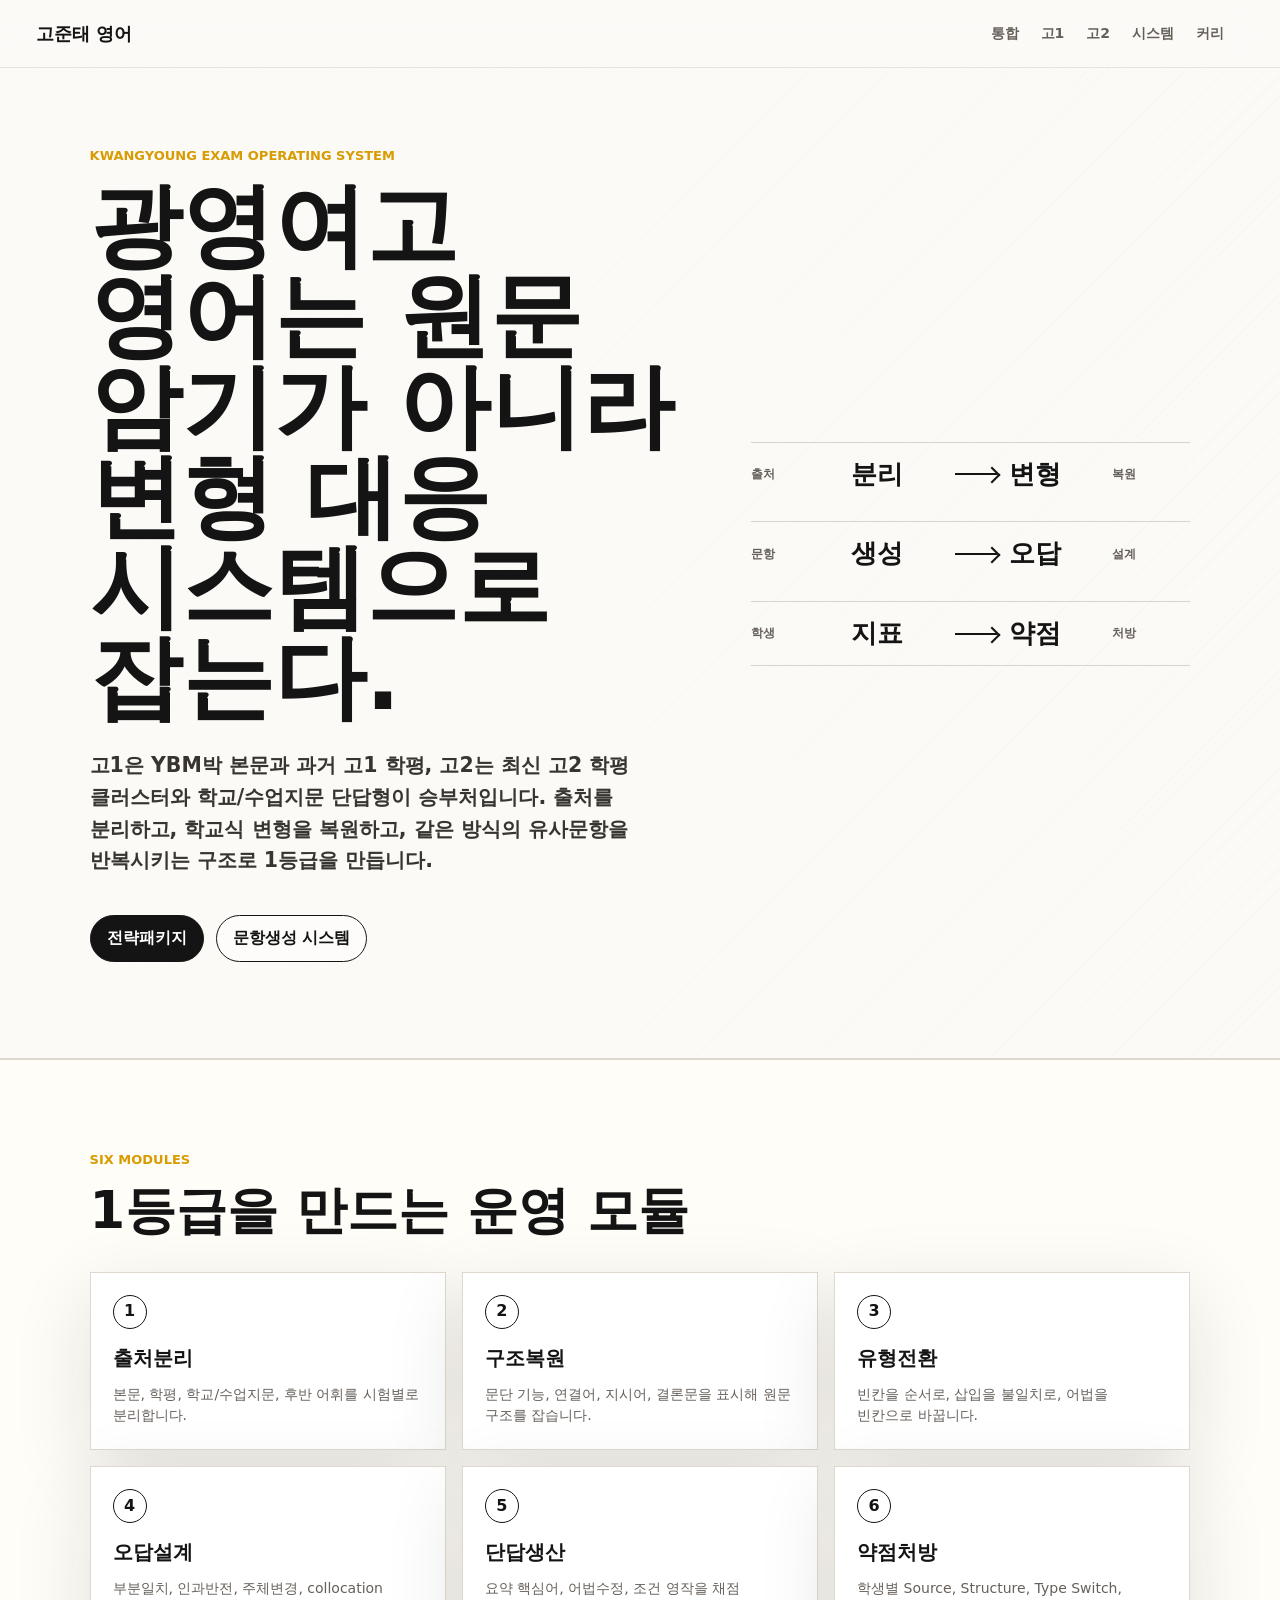
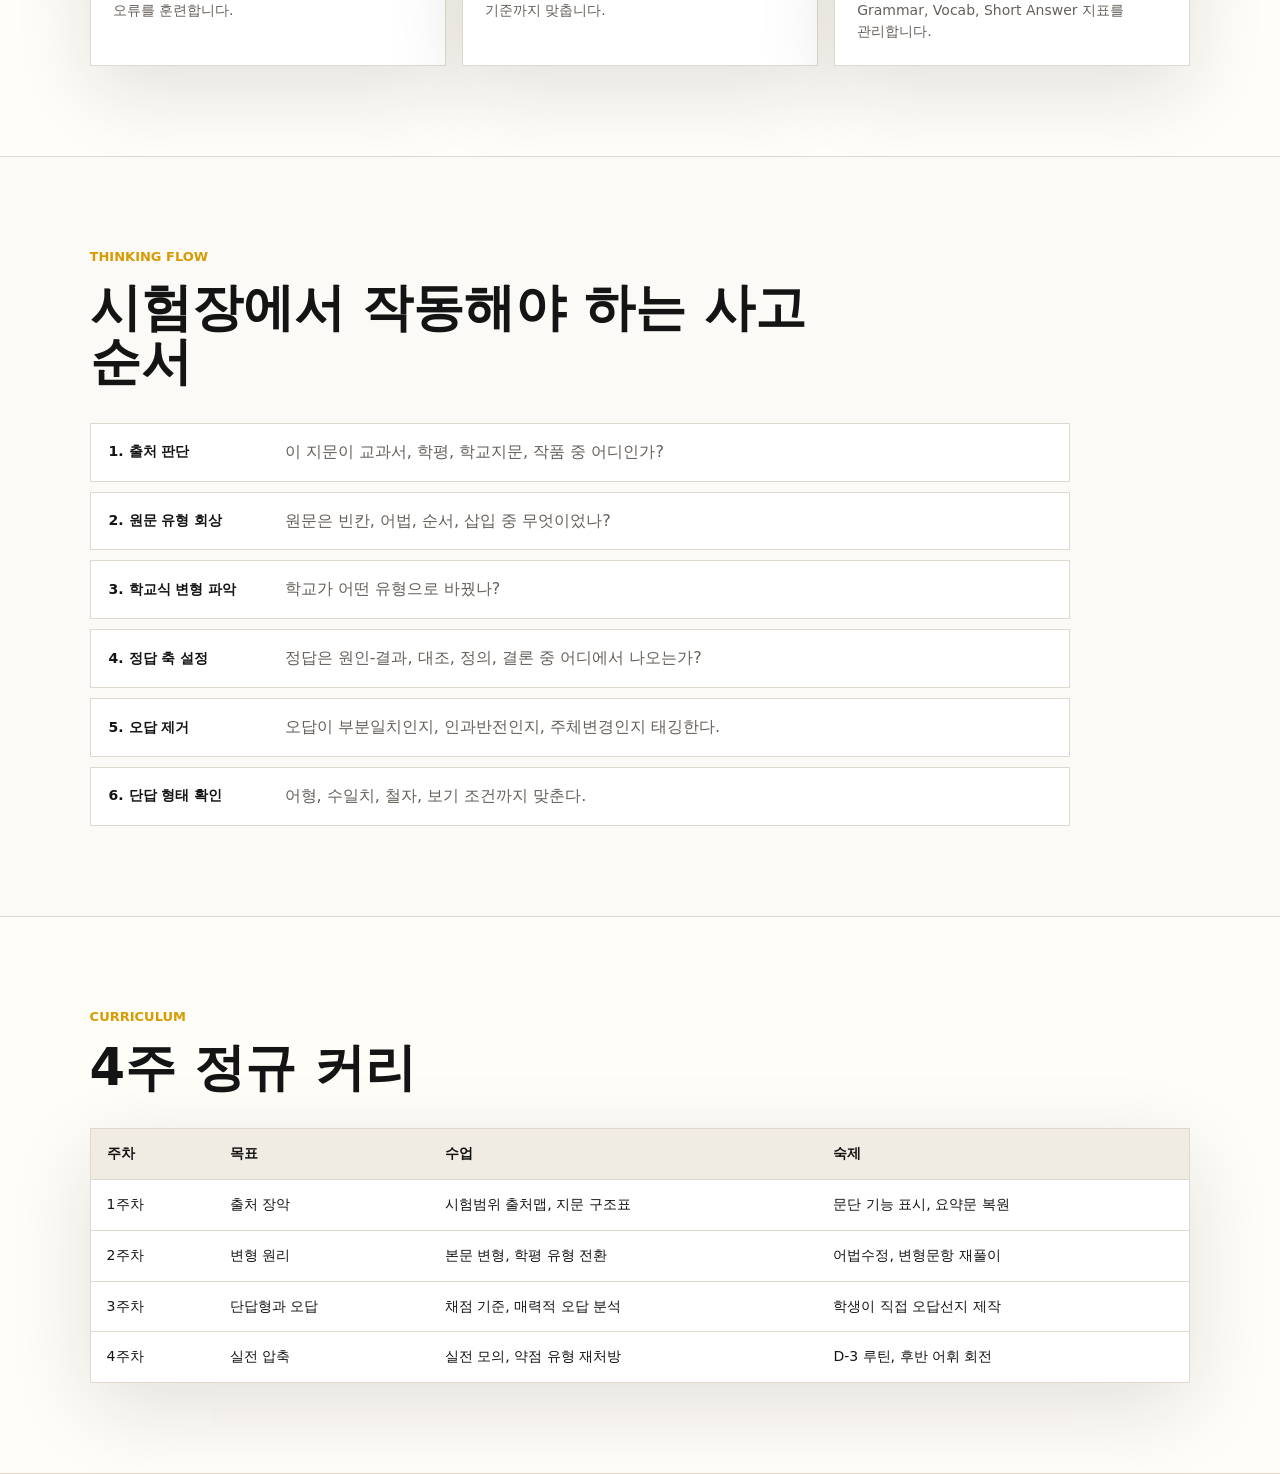
<file: site/elite.html>
<!doctype html>
<html lang="ko">
  <head>
    <meta charset="utf-8" />
    <meta name="viewport" content="width=device-width, initial-scale=1" />
    <title>광영여고 영어 1등급 전략 시스템</title>
    <link rel="stylesheet" href="./styles.css" />
    <style>
      .system-grid {
        display: grid;
        grid-template-columns: repeat(3, minmax(0, 1fr));
        gap: 16px;
      }

      .system-card {
        border: 1px solid var(--line);
        background: var(--panel);
        padding: 22px;
        box-shadow: var(--shadow);
      }

      .system-card span {
        display: inline-flex;
        align-items: center;
        justify-content: center;
        width: 34px;
        height: 34px;
        margin-bottom: 14px;
        border: 1px solid var(--ink);
        border-radius: 50%;
        font-weight: 900;
      }

      .system-card h3 {
        margin: 0 0 10px;
        font-size: 20px;
      }

      .system-card p {
        margin: 0;
        color: var(--muted);
        font-size: 14px;
      }

      .flow {
        display: grid;
        gap: 10px;
        max-width: 980px;
      }

      .flow div {
        display: grid;
        grid-template-columns: 160px 1fr;
        gap: 16px;
        align-items: center;
        border: 1px solid var(--line);
        background: var(--panel);
        padding: 16px 18px;
      }

      .flow strong {
        font-size: 14px;
      }

      .flow span {
        color: var(--muted);
      }

      .mini-table {
        width: 100%;
        border-collapse: collapse;
        border: 1px solid var(--line);
        background: var(--panel);
        box-shadow: var(--shadow);
      }

      .mini-table th,
      .mini-table td {
        padding: 14px 16px;
        border-bottom: 1px solid var(--line);
        text-align: left;
        vertical-align: top;
        font-size: 14px;
      }

      .mini-table th {
        background: #f0ece3;
        font-weight: 900;
      }

      .mini-table tr:last-child td {
        border-bottom: 0;
      }

      @media (max-width: 900px) {
        .system-grid {
          grid-template-columns: 1fr;
        }

        .flow div {
          grid-template-columns: 1fr;
        }

        .mini-table {
          display: block;
          overflow-x: auto;
        }
      }
    </style>
  </head>
  <body>
    <header class="topbar" aria-label="페이지 탐색">
      <a class="brand" href="./integrated.html">고준태 영어</a>
      <nav class="nav">
        <a href="./integrated.html">통합</a>
        <a href="./index.html">고1</a>
        <a href="./g2.html">고2</a>
        <a href="#system">시스템</a>
        <a href="#curriculum">커리</a>
      </nav>
    </header>

    <main>
      <section class="hero">
        <div class="hero-copy">
          <p class="eyebrow">Kwangyoung Exam Operating System</p>
          <h1>광영여고 영어는 원문 암기가 아니라 변형 대응 시스템으로 잡는다.</h1>
          <p class="lead">
            고1은 YBM박 본문과 과거 고1 학평, 고2는 최신 고2 학평 클러스터와 학교/수업지문 단답형이 승부처입니다.
            출처를 분리하고, 학교식 변형을 복원하고, 같은 방식의 유사문항을 반복시키는 구조로 1등급을 만듭니다.
          </p>
          <div class="hero-actions">
            <a class="primary" href="../광영여고_1타강사_전략패키지.md">전략패키지</a>
            <a class="secondary" href="../광영여고_변형문항_생성시스템_설계서.md">문항생성 시스템</a>
          </div>
        </div>
        <div class="hero-proof" aria-label="광영여고 영어 전략 흐름">
          <div class="proof-line">
            <span>출처</span>
            <strong>분리</strong>
            <i></i>
            <strong>변형</strong>
            <span>복원</span>
          </div>
          <div class="proof-line">
            <span>문항</span>
            <strong>생성</strong>
            <i></i>
            <strong>오답</strong>
            <span>설계</span>
          </div>
          <div class="proof-line">
            <span>학생</span>
            <strong>지표</strong>
            <i></i>
            <strong>약점</strong>
            <span>처방</span>
          </div>
        </div>
      </section>

      <section id="system" class="dashboard">
        <div class="section-head">
          <p class="eyebrow">Six Modules</p>
          <h2>1등급을 만드는 운영 모듈</h2>
        </div>
        <div class="system-grid">
          <article class="system-card">
            <span>1</span>
            <h3>출처분리</h3>
            <p>본문, 학평, 학교/수업지문, 후반 어휘를 시험별로 분리합니다.</p>
          </article>
          <article class="system-card">
            <span>2</span>
            <h3>구조복원</h3>
            <p>문단 기능, 연결어, 지시어, 결론문을 표시해 원문 구조를 잡습니다.</p>
          </article>
          <article class="system-card">
            <span>3</span>
            <h3>유형전환</h3>
            <p>빈칸을 순서로, 삽입을 불일치로, 어법을 빈칸으로 바꿉니다.</p>
          </article>
          <article class="system-card">
            <span>4</span>
            <h3>오답설계</h3>
            <p>부분일치, 인과반전, 주체변경, collocation 오류를 훈련합니다.</p>
          </article>
          <article class="system-card">
            <span>5</span>
            <h3>단답생산</h3>
            <p>요약 핵심어, 어법수정, 조건 영작을 채점 기준까지 맞춥니다.</p>
          </article>
          <article class="system-card">
            <span>6</span>
            <h3>약점처방</h3>
            <p>학생별 Source, Structure, Type Switch, Grammar, Vocab, Short Answer 지표를 관리합니다.</p>
          </article>
        </div>
      </section>

      <section class="band">
        <div class="section-head">
          <p class="eyebrow">Thinking Flow</p>
          <h2>시험장에서 작동해야 하는 사고 순서</h2>
        </div>
        <div class="flow">
          <div><strong>1. 출처 판단</strong><span>이 지문이 교과서, 학평, 학교지문, 작품 중 어디인가?</span></div>
          <div><strong>2. 원문 유형 회상</strong><span>원문은 빈칸, 어법, 순서, 삽입 중 무엇이었나?</span></div>
          <div><strong>3. 학교식 변형 파악</strong><span>학교가 어떤 유형으로 바꿨나?</span></div>
          <div><strong>4. 정답 축 설정</strong><span>정답은 원인-결과, 대조, 정의, 결론 중 어디에서 나오는가?</span></div>
          <div><strong>5. 오답 제거</strong><span>오답이 부분일치인지, 인과반전인지, 주체변경인지 태깅한다.</span></div>
          <div><strong>6. 단답 형태 확인</strong><span>어형, 수일치, 철자, 보기 조건까지 맞춘다.</span></div>
        </div>
      </section>

      <section id="curriculum" class="dashboard">
        <div class="section-head">
          <p class="eyebrow">Curriculum</p>
          <h2>4주 정규 커리</h2>
        </div>
        <table class="mini-table" aria-label="4주 커리">
          <thead>
            <tr>
              <th>주차</th>
              <th>목표</th>
              <th>수업</th>
              <th>숙제</th>
            </tr>
          </thead>
          <tbody>
            <tr>
              <td>1주차</td>
              <td>출처 장악</td>
              <td>시험범위 출처맵, 지문 구조표</td>
              <td>문단 기능 표시, 요약문 복원</td>
            </tr>
            <tr>
              <td>2주차</td>
              <td>변형 원리</td>
              <td>본문 변형, 학평 유형 전환</td>
              <td>어법수정, 변형문항 재풀이</td>
            </tr>
            <tr>
              <td>3주차</td>
              <td>단답형과 오답</td>
              <td>채점 기준, 매력적 오답 분석</td>
              <td>학생이 직접 오답선지 제작</td>
            </tr>
            <tr>
              <td>4주차</td>
              <td>실전 압축</td>
              <td>실전 모의, 약점 유형 재처방</td>
              <td>D-3 루틴, 후반 어휘 회전</td>
            </tr>
          </tbody>
        </table>
      </section>
    </main>
  </body>
</html>
</file>
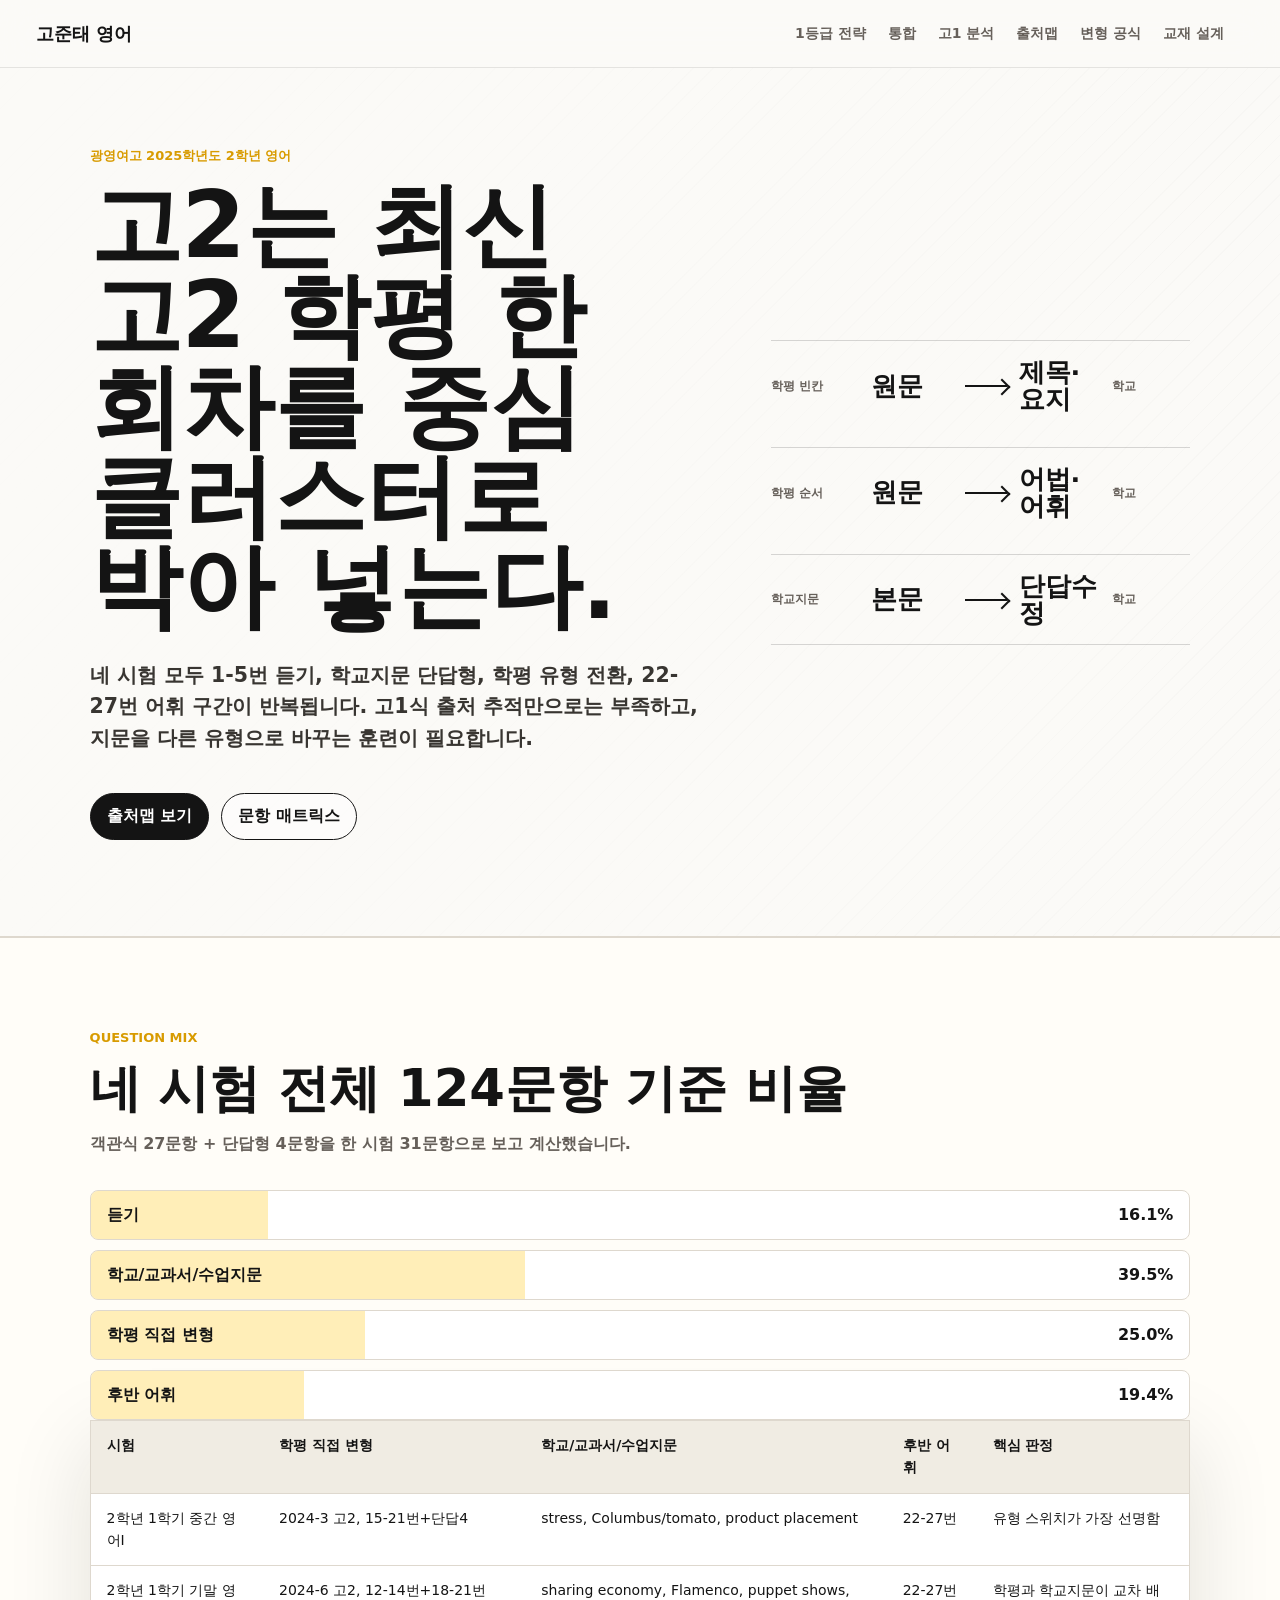
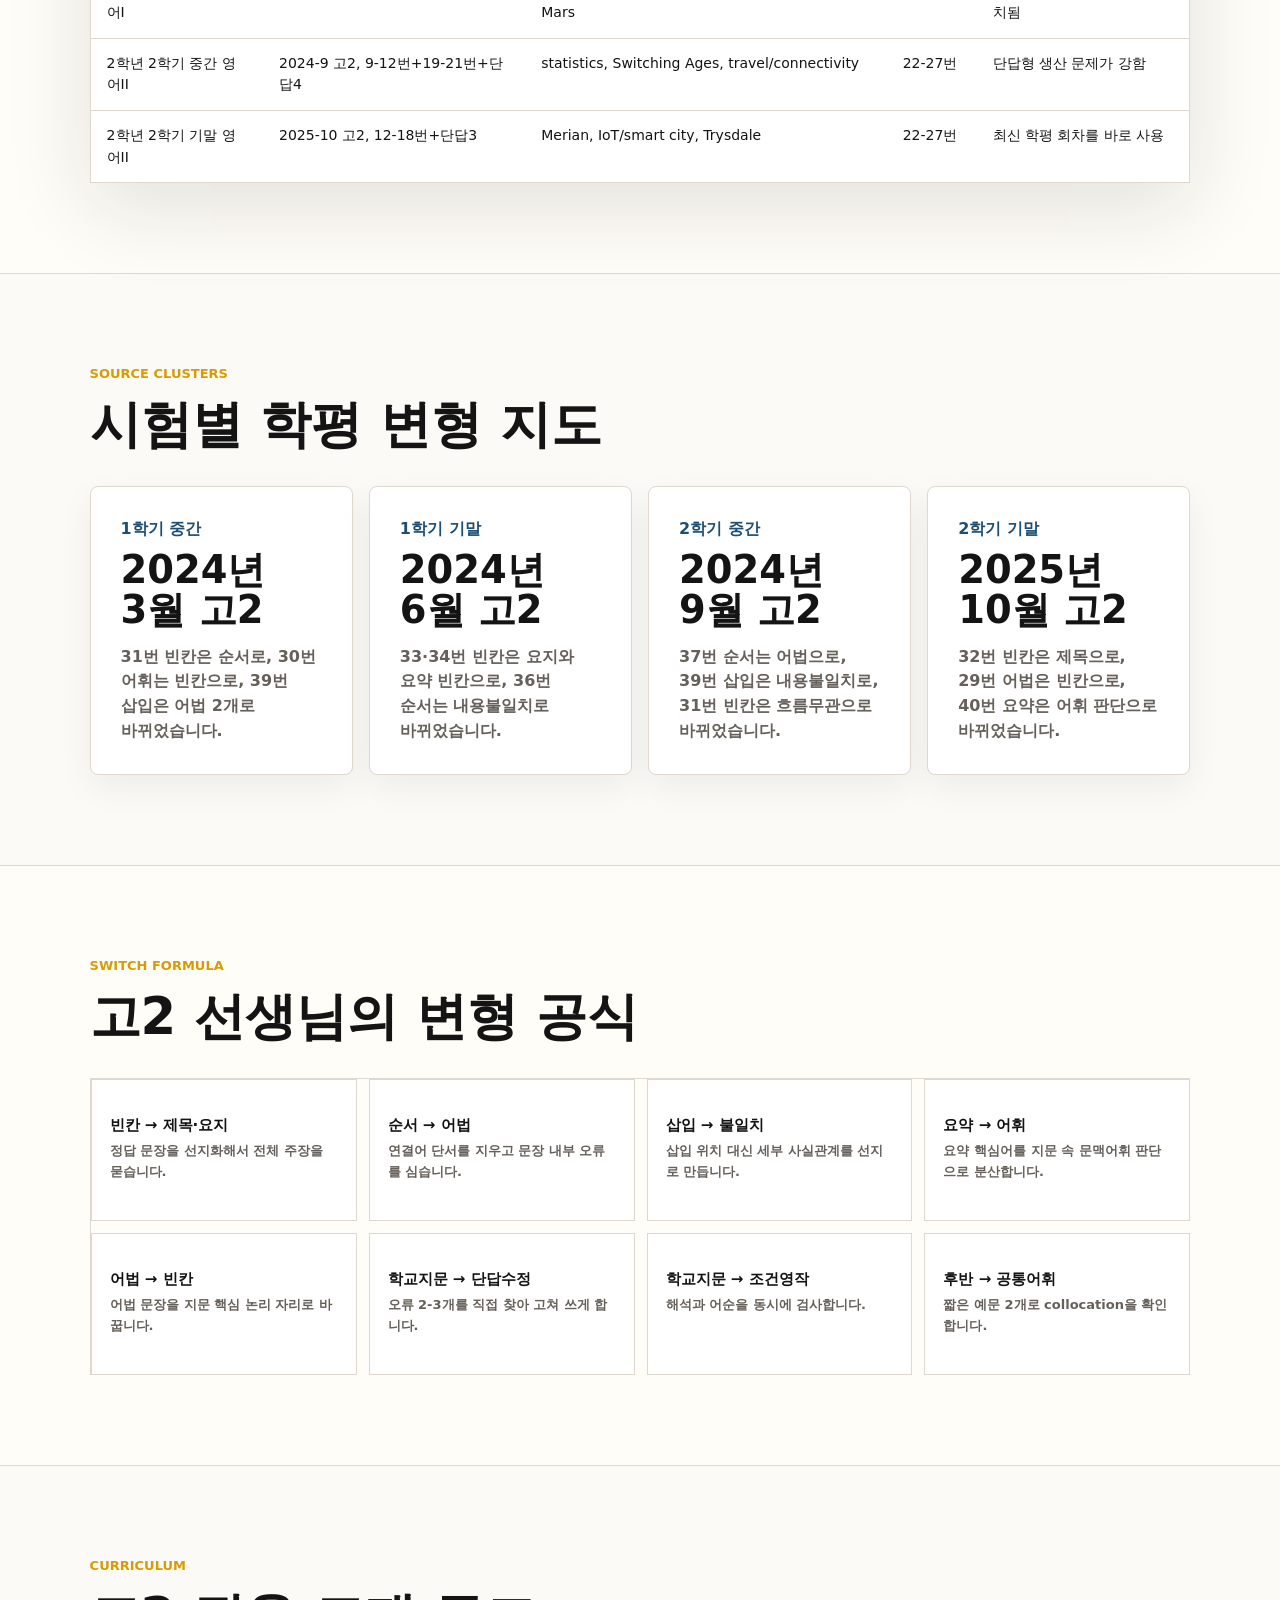
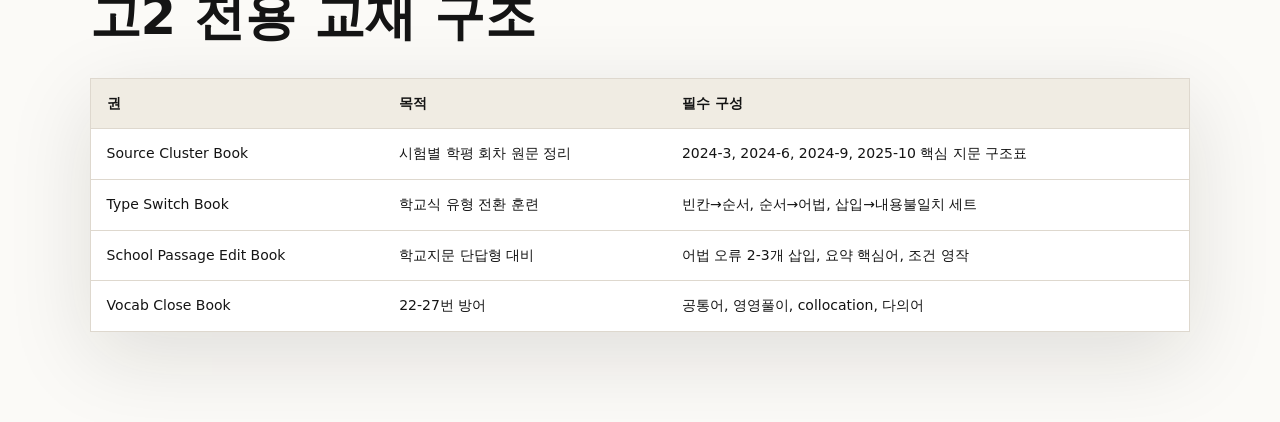
<file: site/g2.html>
<!doctype html>
<html lang="ko">
  <head>
    <meta charset="utf-8" />
    <meta name="viewport" content="width=device-width, initial-scale=1" />
    <title>광영여고 2025 고2 영어 변형 분석</title>
    <link rel="stylesheet" href="./styles.css" />
    <style>
      .g2-hero {
        min-height: auto;
        grid-template-columns: minmax(0, 1fr) minmax(320px, 0.68fr);
      }

      .mini-table {
        width: 100%;
        border-collapse: collapse;
        overflow: hidden;
        border: 1px solid var(--line);
        background: var(--panel);
        box-shadow: var(--shadow);
      }

      .mini-table th,
      .mini-table td {
        padding: 14px 16px;
        border-bottom: 1px solid var(--line);
        text-align: left;
        vertical-align: top;
        font-size: 14px;
      }

      .mini-table th {
        background: #f0ece3;
        font-weight: 900;
      }

      .mini-table tr:last-child td {
        border-bottom: 0;
      }

      .cluster-list {
        display: grid;
        grid-template-columns: repeat(4, minmax(0, 1fr));
        gap: 16px;
      }

      .cluster-list article {
        min-height: 190px;
      }

      .formula-grid {
        display: grid;
        grid-template-columns: repeat(4, minmax(0, 1fr));
        gap: 12px;
      }

      .formula-grid div {
        padding: 18px;
        border: 1px solid var(--line);
        background: var(--panel);
      }

      .formula-grid strong {
        display: block;
        margin-bottom: 8px;
        font-size: 15px;
      }

      .formula-grid span {
        display: block;
        color: var(--muted);
        font-size: 13px;
      }

      @media (max-width: 980px) {
        .cluster-list,
        .formula-grid {
          grid-template-columns: 1fr 1fr;
        }
      }

      @media (max-width: 640px) {
        .cluster-list,
        .formula-grid {
          grid-template-columns: 1fr;
        }

        .mini-table {
          display: block;
          overflow-x: auto;
        }
      }
    </style>
  </head>
  <body>
    <header class="topbar" aria-label="페이지 탐색">
      <a class="brand" href="./index.html">고준태 영어</a>
      <nav class="nav">
        <a href="./elite.html">1등급 전략</a>
        <a href="./integrated.html">통합</a>
        <a href="./index.html">고1 분석</a>
        <a href="#clusters">출처맵</a>
        <a href="#switch">변형 공식</a>
        <a href="#curriculum">교재 설계</a>
      </nav>
    </header>

    <main>
      <section class="hero g2-hero">
        <div class="hero-copy">
          <p class="eyebrow">광영여고 2025학년도 2학년 영어</p>
          <h1>고2는 최신 고2 학평 한 회차를 중심 클러스터로 박아 넣는다.</h1>
          <p class="lead">
            네 시험 모두 1-5번 듣기, 학교지문 단답형, 학평 유형 전환, 22-27번 어휘 구간이 반복됩니다.
            고1식 출처 추적만으로는 부족하고, 지문을 다른 유형으로 바꾸는 훈련이 필요합니다.
          </p>
          <div class="hero-actions">
            <a class="primary" href="#clusters">출처맵 보기</a>
            <a class="secondary" href="../광영여고_2025_2학년_문항매트릭스_1차.csv">문항 매트릭스</a>
          </div>
        </div>
        <div class="hero-proof" aria-label="고2 출제 흐름">
          <div class="proof-line">
            <span>학평 빈칸</span>
            <strong>원문</strong>
            <i></i>
            <strong>제목·요지</strong>
            <span>학교</span>
          </div>
          <div class="proof-line">
            <span>학평 순서</span>
            <strong>원문</strong>
            <i></i>
            <strong>어법·어휘</strong>
            <span>학교</span>
          </div>
          <div class="proof-line">
            <span>학교지문</span>
            <strong>본문</strong>
            <i></i>
            <strong>단답수정</strong>
            <span>학교</span>
          </div>
        </div>
      </section>

      <section class="dashboard" aria-label="고2 출제 비율">
        <div class="section-head">
          <p class="eyebrow">Question Mix</p>
          <h2>네 시험 전체 124문항 기준 비율</h2>
          <p class="note">객관식 27문항 + 단답형 4문항을 한 시험 31문항으로 보고 계산했습니다.</p>
        </div>
        <div class="type-strip" aria-label="고2 문항수 기준 비율">
          <div style="--w:16.1%"><span>듣기</span><strong>16.1%</strong></div>
          <div style="--w:39.5%"><span>학교/교과서/수업지문</span><strong>39.5%</strong></div>
          <div style="--w:25%"><span>학평 직접 변형</span><strong>25.0%</strong></div>
          <div style="--w:19.4%"><span>후반 어휘</span><strong>19.4%</strong></div>
        </div>

        <table class="mini-table" aria-label="시험별 문항수 비율">
          <thead>
            <tr>
              <th>시험</th>
              <th>학평 직접 변형</th>
              <th>학교/교과서/수업지문</th>
              <th>후반 어휘</th>
              <th>핵심 판정</th>
            </tr>
          </thead>
          <tbody>
            <tr>
              <td>2학년 1학기 중간 영어I</td>
              <td>2024-3 고2, 15-21번+단답4</td>
              <td>stress, Columbus/tomato, product placement</td>
              <td>22-27번</td>
              <td>유형 스위치가 가장 선명함</td>
            </tr>
            <tr>
              <td>2학년 1학기 기말 영어I</td>
              <td>2024-6 고2, 12-14번+18-21번</td>
              <td>sharing economy, Flamenco, puppet shows, Mars</td>
              <td>22-27번</td>
              <td>학평과 학교지문이 교차 배치됨</td>
            </tr>
            <tr>
              <td>2학년 2학기 중간 영어II</td>
              <td>2024-9 고2, 9-12번+19-21번+단답4</td>
              <td>statistics, Switching Ages, travel/connectivity</td>
              <td>22-27번</td>
              <td>단답형 생산 문제가 강함</td>
            </tr>
            <tr>
              <td>2학년 2학기 기말 영어II</td>
              <td>2025-10 고2, 12-18번+단답3</td>
              <td>Merian, IoT/smart city, Trysdale</td>
              <td>22-27번</td>
              <td>최신 학평 회차를 바로 사용</td>
            </tr>
          </tbody>
        </table>
      </section>

      <section id="clusters" class="band">
        <div class="section-head">
          <p class="eyebrow">Source Clusters</p>
          <h2>시험별 학평 변형 지도</h2>
        </div>
        <div class="source-grid cluster-list">
          <article>
            <span>1학기 중간</span>
            <h3>2024년 3월 고2</h3>
            <p>31번 빈칸은 순서로, 30번 어휘는 빈칸으로, 39번 삽입은 어법 2개로 바뀌었습니다.</p>
          </article>
          <article>
            <span>1학기 기말</span>
            <h3>2024년 6월 고2</h3>
            <p>33·34번 빈칸은 요지와 요약 빈칸으로, 36번 순서는 내용불일치로 바뀌었습니다.</p>
          </article>
          <article>
            <span>2학기 중간</span>
            <h3>2024년 9월 고2</h3>
            <p>37번 순서는 어법으로, 39번 삽입은 내용불일치로, 31번 빈칸은 흐름무관으로 바뀌었습니다.</p>
          </article>
          <article>
            <span>2학기 기말</span>
            <h3>2025년 10월 고2</h3>
            <p>32번 빈칸은 제목으로, 29번 어법은 빈칸으로, 40번 요약은 어휘 판단으로 바뀌었습니다.</p>
          </article>
        </div>
      </section>

      <section id="switch" class="dashboard">
        <div class="section-head">
          <p class="eyebrow">Switch Formula</p>
          <h2>고2 선생님의 변형 공식</h2>
        </div>
        <div class="formula-grid">
          <div><strong>빈칸 → 제목·요지</strong><span>정답 문장을 선지화해서 전체 주장을 묻습니다.</span></div>
          <div><strong>순서 → 어법</strong><span>연결어 단서를 지우고 문장 내부 오류를 심습니다.</span></div>
          <div><strong>삽입 → 불일치</strong><span>삽입 위치 대신 세부 사실관계를 선지로 만듭니다.</span></div>
          <div><strong>요약 → 어휘</strong><span>요약 핵심어를 지문 속 문맥어휘 판단으로 분산합니다.</span></div>
          <div><strong>어법 → 빈칸</strong><span>어법 문장을 지문 핵심 논리 자리로 바꿉니다.</span></div>
          <div><strong>학교지문 → 단답수정</strong><span>오류 2-3개를 직접 찾아 고쳐 쓰게 합니다.</span></div>
          <div><strong>학교지문 → 조건영작</strong><span>해석과 어순을 동시에 검사합니다.</span></div>
          <div><strong>후반 → 공통어휘</strong><span>짧은 예문 2개로 collocation을 확인합니다.</span></div>
        </div>
      </section>

      <section id="curriculum" class="band">
        <div class="section-head">
          <p class="eyebrow">Curriculum</p>
          <h2>고2 전용 교재 구조</h2>
        </div>
        <table class="mini-table" aria-label="고2 교재 구조">
          <thead>
            <tr>
              <th>권</th>
              <th>목적</th>
              <th>필수 구성</th>
            </tr>
          </thead>
          <tbody>
            <tr>
              <td>Source Cluster Book</td>
              <td>시험별 학평 회차 원문 정리</td>
              <td>2024-3, 2024-6, 2024-9, 2025-10 핵심 지문 구조표</td>
            </tr>
            <tr>
              <td>Type Switch Book</td>
              <td>학교식 유형 전환 훈련</td>
              <td>빈칸→순서, 순서→어법, 삽입→내용불일치 세트</td>
            </tr>
            <tr>
              <td>School Passage Edit Book</td>
              <td>학교지문 단답형 대비</td>
              <td>어법 오류 2-3개 삽입, 요약 핵심어, 조건 영작</td>
            </tr>
            <tr>
              <td>Vocab Close Book</td>
              <td>22-27번 방어</td>
              <td>공통어, 영영풀이, collocation, 다의어</td>
            </tr>
          </tbody>
        </table>
      </section>
    </main>
  </body>
</html>
</file>
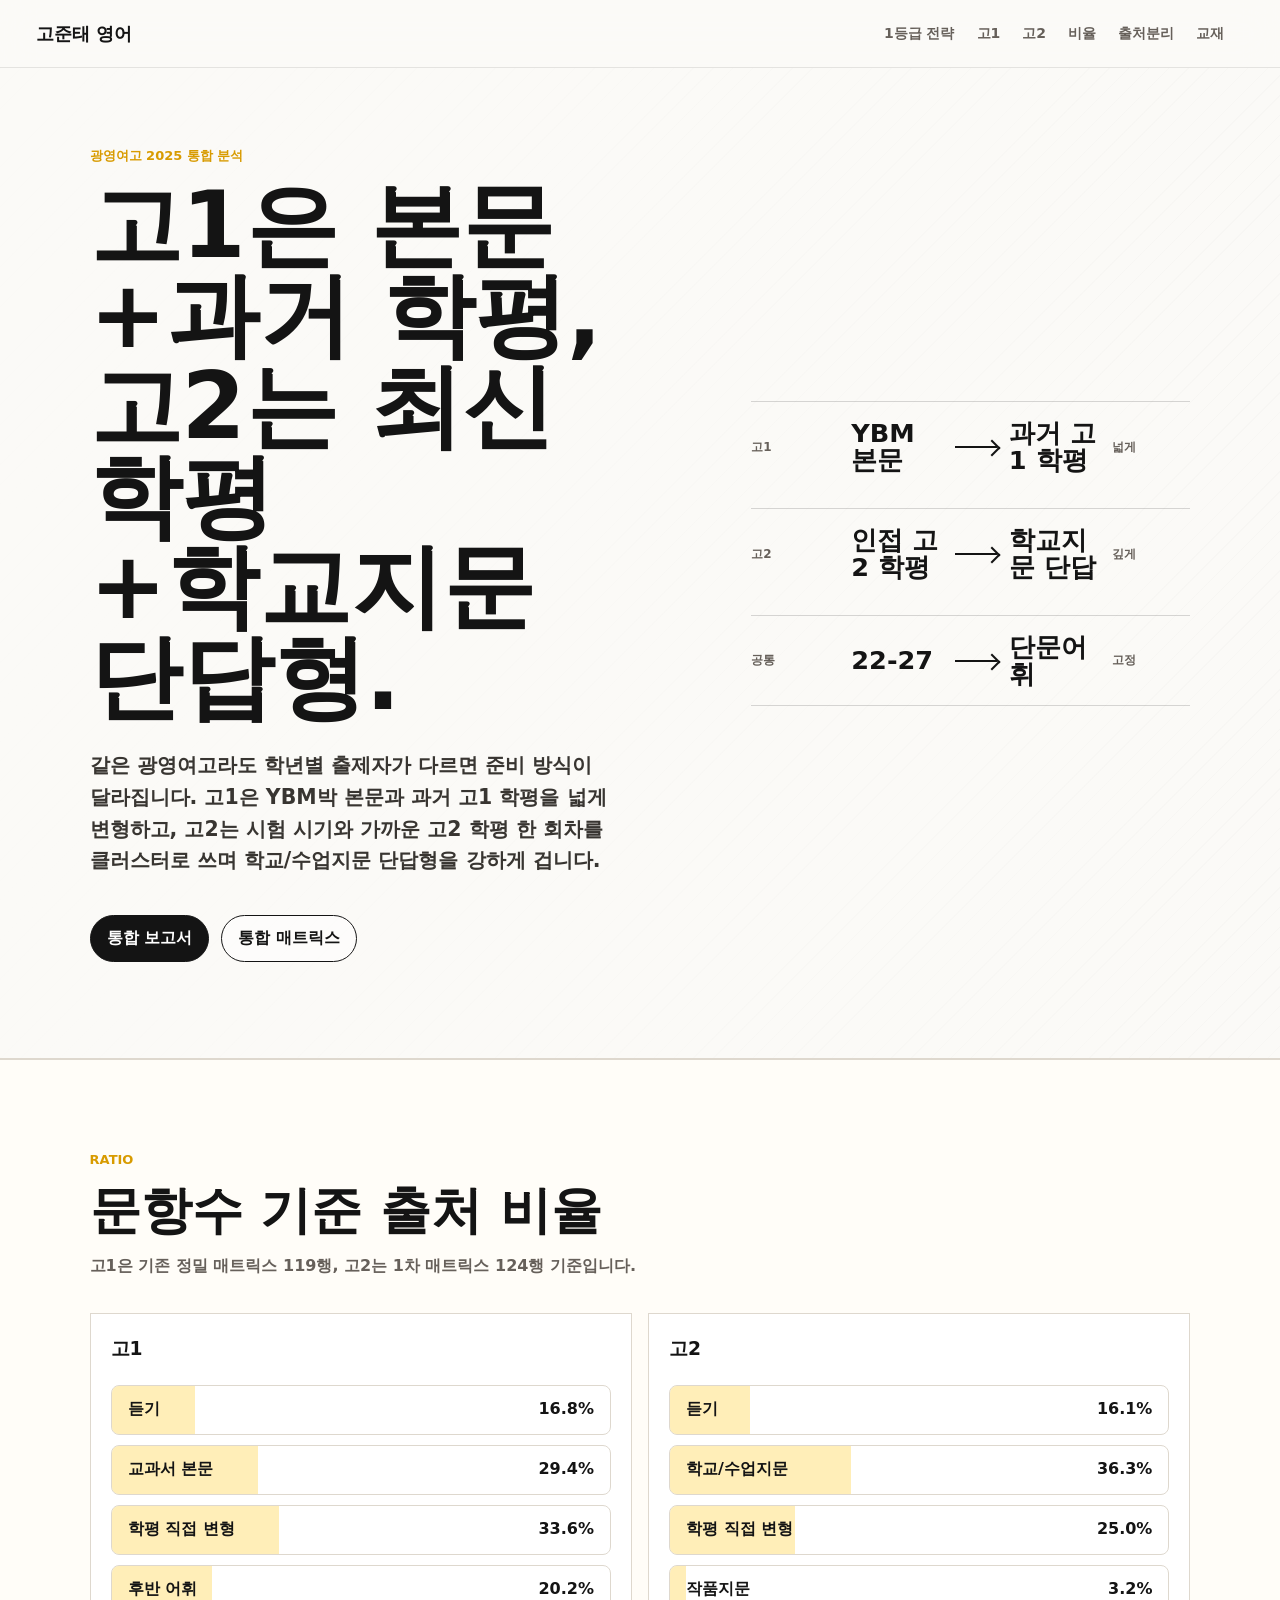
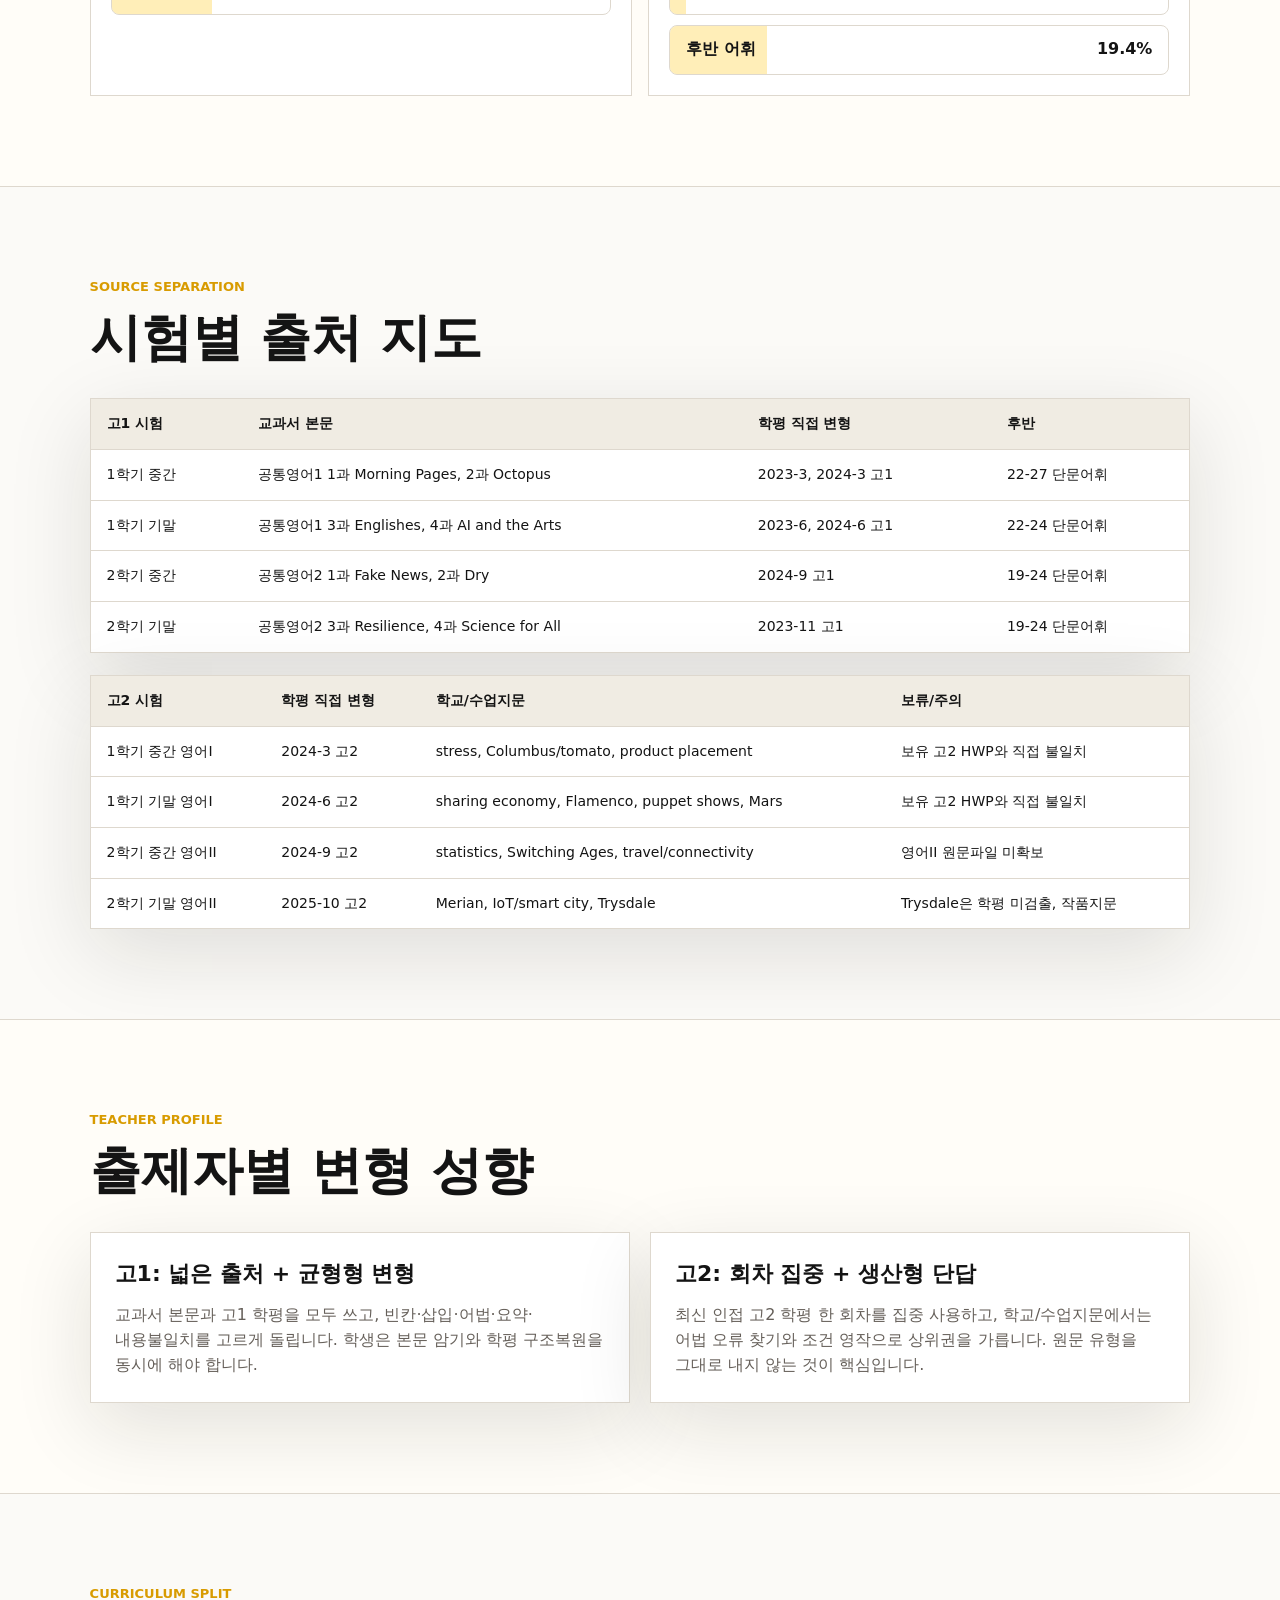
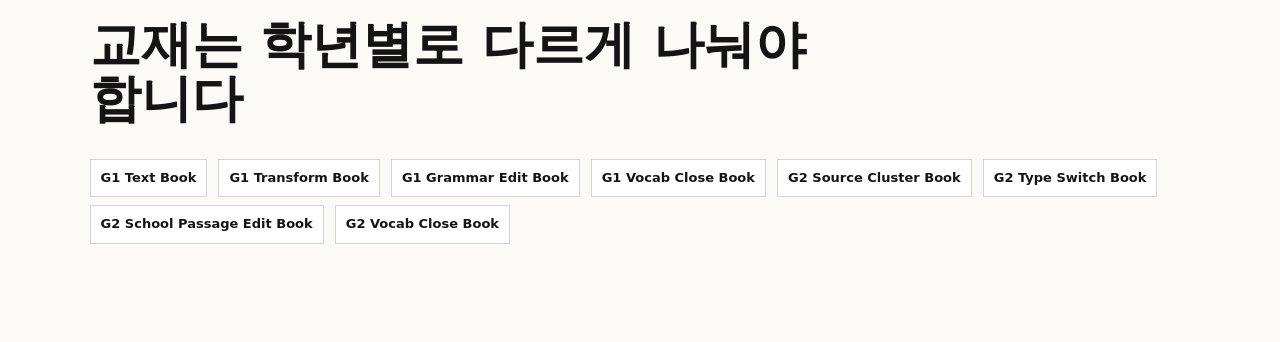
<file: site/integrated.html>
<!doctype html>
<html lang="ko">
  <head>
    <meta charset="utf-8" />
    <meta name="viewport" content="width=device-width, initial-scale=1" />
    <title>광영여고 2025 고1·고2 출처분리 통합 분석</title>
    <link rel="stylesheet" href="./styles.css" />
    <style>
      .two-col {
        display: grid;
        grid-template-columns: repeat(2, minmax(0, 1fr));
        gap: 20px;
      }

      .plain-card {
        border: 1px solid var(--line);
        background: var(--panel);
        padding: 24px;
        box-shadow: var(--shadow);
      }

      .plain-card h3 {
        margin: 0 0 12px;
        font-size: 22px;
      }

      .plain-card p {
        margin: 0;
        color: var(--muted);
      }

      .mini-table {
        width: 100%;
        border-collapse: collapse;
        border: 1px solid var(--line);
        background: var(--panel);
        box-shadow: var(--shadow);
      }

      .mini-table th,
      .mini-table td {
        padding: 14px 16px;
        border-bottom: 1px solid var(--line);
        text-align: left;
        vertical-align: top;
        font-size: 14px;
      }

      .mini-table th {
        background: #f0ece3;
        font-weight: 900;
      }

      .mini-table tr:last-child td {
        border-bottom: 0;
      }

      .ratio-pair {
        display: grid;
        grid-template-columns: 1fr 1fr;
        gap: 16px;
      }

      .ratio-block {
        border: 1px solid var(--line);
        background: var(--panel);
        padding: 20px;
      }

      .ratio-block h3 {
        margin: 0 0 16px;
      }

      .source-pill {
        display: inline-block;
        margin: 0 6px 8px 0;
        padding: 8px 10px;
        border: 1px solid rgba(20, 20, 20, 0.18);
        background: #fff;
        font-weight: 800;
        font-size: 13px;
      }

      @media (max-width: 900px) {
        .two-col,
        .ratio-pair {
          grid-template-columns: 1fr;
        }

        .mini-table {
          display: block;
          overflow-x: auto;
        }
      }
    </style>
  </head>
  <body>
    <header class="topbar" aria-label="페이지 탐색">
      <a class="brand" href="./index.html">고준태 영어</a>
      <nav class="nav">
        <a href="./elite.html">1등급 전략</a>
        <a href="./index.html">고1</a>
        <a href="./g2.html">고2</a>
        <a href="#ratio">비율</a>
        <a href="#source">출처분리</a>
        <a href="#curriculum">교재</a>
      </nav>
    </header>

    <main>
      <section class="hero">
        <div class="hero-copy">
          <p class="eyebrow">광영여고 2025 통합 분석</p>
          <h1>고1은 본문+과거 학평, 고2는 최신 학평+학교지문 단답형.</h1>
          <p class="lead">
            같은 광영여고라도 학년별 출제자가 다르면 준비 방식이 달라집니다. 고1은 YBM박 본문과 과거 고1 학평을 넓게 변형하고,
            고2는 시험 시기와 가까운 고2 학평 한 회차를 클러스터로 쓰며 학교/수업지문 단답형을 강하게 겁니다.
          </p>
          <div class="hero-actions">
            <a class="primary" href="../광영여고_2025_고1고2_출처분리_통합보고서.md">통합 보고서</a>
            <a class="secondary" href="../광영여고_2025_고1고2_출처분리_통합매트릭스.csv">통합 매트릭스</a>
          </div>
        </div>
        <div class="hero-proof" aria-label="고1 고2 핵심 차이">
          <div class="proof-line">
            <span>고1</span>
            <strong>YBM 본문</strong>
            <i></i>
            <strong>과거 고1 학평</strong>
            <span>넓게</span>
          </div>
          <div class="proof-line">
            <span>고2</span>
            <strong>인접 고2 학평</strong>
            <i></i>
            <strong>학교지문 단답</strong>
            <span>깊게</span>
          </div>
          <div class="proof-line">
            <span>공통</span>
            <strong>22-27</strong>
            <i></i>
            <strong>단문어휘</strong>
            <span>고정</span>
          </div>
        </div>
      </section>

      <section id="ratio" class="dashboard">
        <div class="section-head">
          <p class="eyebrow">Ratio</p>
          <h2>문항수 기준 출처 비율</h2>
          <p class="note">고1은 기존 정밀 매트릭스 119행, 고2는 1차 매트릭스 124행 기준입니다.</p>
        </div>

        <div class="ratio-pair">
          <div class="ratio-block">
            <h3>고1</h3>
            <div class="type-strip" aria-label="고1 비율">
              <div style="--w:16.8%"><span>듣기</span><strong>16.8%</strong></div>
              <div style="--w:29.4%"><span>교과서 본문</span><strong>29.4%</strong></div>
              <div style="--w:33.6%"><span>학평 직접 변형</span><strong>33.6%</strong></div>
              <div style="--w:20.2%"><span>후반 어휘</span><strong>20.2%</strong></div>
            </div>
          </div>
          <div class="ratio-block">
            <h3>고2</h3>
            <div class="type-strip" aria-label="고2 비율">
              <div style="--w:16.1%"><span>듣기</span><strong>16.1%</strong></div>
              <div style="--w:36.3%"><span>학교/수업지문</span><strong>36.3%</strong></div>
              <div style="--w:25%"><span>학평 직접 변형</span><strong>25.0%</strong></div>
              <div style="--w:3.2%"><span>작품지문</span><strong>3.2%</strong></div>
              <div style="--w:19.4%"><span>후반 어휘</span><strong>19.4%</strong></div>
            </div>
          </div>
        </div>
      </section>

      <section id="source" class="band">
        <div class="section-head">
          <p class="eyebrow">Source Separation</p>
          <h2>시험별 출처 지도</h2>
        </div>

        <table class="mini-table" aria-label="고1 출처 지도">
          <thead>
            <tr>
              <th>고1 시험</th>
              <th>교과서 본문</th>
              <th>학평 직접 변형</th>
              <th>후반</th>
            </tr>
          </thead>
          <tbody>
            <tr>
              <td>1학기 중간</td>
              <td>공통영어1 1과 Morning Pages, 2과 Octopus</td>
              <td>2023-3, 2024-3 고1</td>
              <td>22-27 단문어휘</td>
            </tr>
            <tr>
              <td>1학기 기말</td>
              <td>공통영어1 3과 Englishes, 4과 AI and the Arts</td>
              <td>2023-6, 2024-6 고1</td>
              <td>22-24 단문어휘</td>
            </tr>
            <tr>
              <td>2학기 중간</td>
              <td>공통영어2 1과 Fake News, 2과 Dry</td>
              <td>2024-9 고1</td>
              <td>19-24 단문어휘</td>
            </tr>
            <tr>
              <td>2학기 기말</td>
              <td>공통영어2 3과 Resilience, 4과 Science for All</td>
              <td>2023-11 고1</td>
              <td>19-24 단문어휘</td>
            </tr>
          </tbody>
        </table>

        <table class="mini-table" aria-label="고2 출처 지도" style="margin-top: 22px">
          <thead>
            <tr>
              <th>고2 시험</th>
              <th>학평 직접 변형</th>
              <th>학교/수업지문</th>
              <th>보류/주의</th>
            </tr>
          </thead>
          <tbody>
            <tr>
              <td>1학기 중간 영어I</td>
              <td>2024-3 고2</td>
              <td>stress, Columbus/tomato, product placement</td>
              <td>보유 고2 HWP와 직접 불일치</td>
            </tr>
            <tr>
              <td>1학기 기말 영어I</td>
              <td>2024-6 고2</td>
              <td>sharing economy, Flamenco, puppet shows, Mars</td>
              <td>보유 고2 HWP와 직접 불일치</td>
            </tr>
            <tr>
              <td>2학기 중간 영어II</td>
              <td>2024-9 고2</td>
              <td>statistics, Switching Ages, travel/connectivity</td>
              <td>영어II 원문파일 미확보</td>
            </tr>
            <tr>
              <td>2학기 기말 영어II</td>
              <td>2025-10 고2</td>
              <td>Merian, IoT/smart city, Trysdale</td>
              <td>Trysdale은 학평 미검출, 작품지문</td>
            </tr>
          </tbody>
        </table>
      </section>

      <section class="dashboard">
        <div class="section-head">
          <p class="eyebrow">Teacher Profile</p>
          <h2>출제자별 변형 성향</h2>
        </div>
        <div class="two-col">
          <article class="plain-card">
            <h3>고1: 넓은 출처 + 균형형 변형</h3>
            <p>
              교과서 본문과 고1 학평을 모두 쓰고, 빈칸·삽입·어법·요약·내용불일치를 고르게 돌립니다.
              학생은 본문 암기와 학평 구조복원을 동시에 해야 합니다.
            </p>
          </article>
          <article class="plain-card">
            <h3>고2: 회차 집중 + 생산형 단답</h3>
            <p>
              최신 인접 고2 학평 한 회차를 집중 사용하고, 학교/수업지문에서는 어법 오류 찾기와 조건 영작으로 상위권을 가릅니다.
              원문 유형을 그대로 내지 않는 것이 핵심입니다.
            </p>
          </article>
        </div>
      </section>

      <section id="curriculum" class="band">
        <div class="section-head">
          <p class="eyebrow">Curriculum Split</p>
          <h2>교재는 학년별로 다르게 나눠야 합니다</h2>
        </div>
        <div>
          <span class="source-pill">G1 Text Book</span>
          <span class="source-pill">G1 Transform Book</span>
          <span class="source-pill">G1 Grammar Edit Book</span>
          <span class="source-pill">G1 Vocab Close Book</span>
          <span class="source-pill">G2 Source Cluster Book</span>
          <span class="source-pill">G2 Type Switch Book</span>
          <span class="source-pill">G2 School Passage Edit Book</span>
          <span class="source-pill">G2 Vocab Close Book</span>
        </div>
      </section>
    </main>
  </body>
</html>
</file>
<file: site/styles.css>
:root {
  --ink: #141414;
  --muted: #66605a;
  --line: #ded8ce;
  --paper: #fbfaf7;
  --panel: #ffffff;
  --accent: #ffcf3a;
  --accent-strong: #d89b00;
  --green: #255f4d;
  --blue: #1d4f76;
  --shadow: 0 24px 80px rgba(26, 22, 15, 0.12);
}

* {
  box-sizing: border-box;
}

html {
  scroll-behavior: smooth;
}

body {
  margin: 0;
  background: var(--paper);
  color: var(--ink);
  font-family:
    "Pretendard",
    "Noto Sans KR",
    "Malgun Gothic",
    system-ui,
    sans-serif;
  line-height: 1.55;
  letter-spacing: 0;
}

a {
  color: inherit;
  text-decoration: none;
}

button {
  font: inherit;
}

mark {
  background: linear-gradient(transparent 44%, rgba(255, 207, 58, 0.82) 44%);
  color: inherit;
  padding: 0 0.08em;
}

body.no-highlight mark {
  background: transparent;
  outline: 1px solid rgba(216, 155, 0, 0.38);
}

.topbar {
  position: sticky;
  top: 0;
  z-index: 20;
  display: grid;
  grid-template-columns: 1fr auto auto;
  align-items: center;
  gap: 20px;
  min-height: 68px;
  padding: 0 36px;
  border-bottom: 1px solid rgba(20, 20, 20, 0.1);
  background: rgba(251, 250, 247, 0.88);
  backdrop-filter: blur(18px);
}

.brand {
  font-weight: 900;
  font-size: 18px;
}

.nav {
  display: flex;
  gap: 22px;
  color: var(--muted);
  font-size: 14px;
  font-weight: 700;
}

.nav a:hover {
  color: var(--ink);
}

.toggle,
.primary,
.secondary {
  border: 1px solid var(--ink);
  border-radius: 999px;
  padding: 10px 16px;
  background: transparent;
  color: var(--ink);
  font-weight: 800;
  cursor: pointer;
  transition:
    transform 160ms ease,
    background 160ms ease,
    color 160ms ease;
}

.toggle:hover,
.primary:hover,
.secondary:hover {
  transform: translateY(-1px);
}

.hero {
  min-height: calc(100svh - 68px);
  display: grid;
  grid-template-columns: minmax(0, 0.98fr) minmax(360px, 0.72fr);
  align-items: center;
  gap: 64px;
  padding: 78px 7vw 96px;
  border-bottom: 1px solid var(--line);
  background:
    linear-gradient(90deg, rgba(251, 250, 247, 0.96), rgba(251, 250, 247, 0.75)),
    repeating-linear-gradient(135deg, rgba(20, 20, 20, 0.06) 0 1px, transparent 1px 14px);
}

.hero-copy {
  max-width: 850px;
  animation: rise 600ms ease both;
}

.eyebrow {
  margin: 0 0 14px;
  color: var(--accent-strong);
  font-size: 13px;
  font-weight: 900;
  letter-spacing: 0;
  text-transform: uppercase;
}

h1,
h2,
h3,
h4,
p {
  word-break: keep-all;
  overflow-wrap: anywhere;
}

h1 {
  margin: 0;
  max-width: 900px;
  font-size: clamp(48px, 7.2vw, 104px);
  line-height: 0.98;
  letter-spacing: 0;
}

.lead {
  max-width: 680px;
  margin: 28px 0 0;
  color: #383531;
  font-size: clamp(18px, 1.6vw, 24px);
  font-weight: 600;
}

.hero-actions {
  display: flex;
  flex-wrap: wrap;
  gap: 12px;
  margin-top: 38px;
}

.primary {
  background: var(--ink);
  color: #fff;
}

.secondary {
  background: rgba(255, 255, 255, 0.46);
}

.hero-proof {
  display: grid;
  gap: 16px;
  animation: rise 760ms ease 120ms both;
}

.proof-line {
  display: grid;
  grid-template-columns: 88px 1fr 42px 1fr 78px;
  align-items: center;
  gap: 12px;
  padding: 18px 0;
  border-top: 1px solid rgba(20, 20, 20, 0.16);
}

.proof-line:last-child {
  border-bottom: 1px solid rgba(20, 20, 20, 0.16);
}

.proof-line span {
  color: var(--muted);
  font-size: 12px;
  font-weight: 800;
}

.proof-line strong {
  font-size: clamp(20px, 2vw, 30px);
  line-height: 1.05;
}

.proof-line i {
  display: block;
  height: 2px;
  background: var(--ink);
  position: relative;
}

.proof-line i::after {
  content: "";
  position: absolute;
  right: -1px;
  top: -4px;
  width: 10px;
  height: 10px;
  border-top: 2px solid var(--ink);
  border-right: 2px solid var(--ink);
  transform: rotate(45deg);
}

.dashboard,
.band,
.compare-wrap,
.formula {
  padding: 90px 7vw;
}

.dashboard {
  background: #fffdf8;
  border-top: 1px solid var(--line);
  border-bottom: 1px solid var(--line);
}

.score-layout {
  display: grid;
  grid-template-columns: minmax(320px, 0.8fr) minmax(0, 1.2fr);
  gap: 28px;
  align-items: stretch;
}

.donut-card,
.review {
  border: 1px solid var(--line);
  border-radius: 8px;
  background: var(--panel);
  box-shadow: 0 14px 38px rgba(26, 22, 15, 0.06);
}

.donut-card {
  padding: 30px;
  display: grid;
  justify-items: center;
  gap: 28px;
}

.donut {
  width: min(340px, 72vw);
  aspect-ratio: 1;
  border-radius: 50%;
  display: grid;
  place-items: center;
  background:
    radial-gradient(circle at center, #fffdf8 0 48%, transparent 49%),
    conic-gradient(
      #2e5f88 0 10%,
      #255f4d 10% 39.5%,
      #ffcf3a 39.5% 85.2%,
      #8b4a31 85.2% 100%
    );
  box-shadow: inset 0 0 0 1px rgba(20, 20, 20, 0.08);
  animation: chartIn 700ms ease both;
}

.donut div {
  width: 48%;
  text-align: center;
}

.donut strong {
  display: block;
  font-size: clamp(42px, 5vw, 64px);
  line-height: 1;
}

.donut span {
  display: block;
  margin-top: 8px;
  color: var(--muted);
  font-size: 14px;
  font-weight: 900;
}

.legend {
  width: 100%;
  display: grid;
  gap: 10px;
  margin: 0;
  padding: 0;
  list-style: none;
}

.legend li {
  display: grid;
  grid-template-columns: 16px 1fr auto;
  align-items: center;
  gap: 10px;
  font-weight: 850;
}

.legend i {
  display: block;
  width: 12px;
  height: 12px;
  border-radius: 50%;
}

.c-listen {
  background: #2e5f88;
}

.c-text {
  background: #255f4d;
}

.c-mock {
  background: #ffcf3a;
}

.c-vocab {
  background: #8b4a31;
}

.review {
  padding: 34px;
}

.review h3 {
  margin: 0;
  font-size: clamp(30px, 3.4vw, 52px);
  line-height: 1.08;
}

.review > p:not(.eyebrow) {
  margin: 20px 0 0;
  color: #3e3933;
  font-size: clamp(17px, 1.35vw, 21px);
  font-weight: 650;
}

.review-grid {
  display: grid;
  grid-template-columns: repeat(3, minmax(0, 1fr));
  gap: 12px;
  margin-top: 28px;
}

.review-grid div {
  min-height: 132px;
  padding: 18px;
  border: 1px solid var(--line);
  border-radius: 8px;
  background: #fbfaf7;
}

.review-grid span,
.review-grid em {
  display: block;
  color: var(--muted);
  font-size: 13px;
  font-style: normal;
  font-weight: 800;
}

.review-grid strong {
  display: block;
  margin: 12px 0;
  font-size: clamp(22px, 2.2vw, 34px);
  line-height: 1.05;
}

.type-strip {
  display: grid;
  gap: 10px;
  margin-top: 22px;
}

.type-strip div {
  --w: 20%;
  position: relative;
  display: grid;
  grid-template-columns: 1fr auto;
  align-items: center;
  min-height: 50px;
  padding: 0 16px;
  overflow: hidden;
  border: 1px solid var(--line);
  border-radius: 8px;
  background: #fff;
}

.type-strip div::before {
  content: "";
  position: absolute;
  inset: 0 auto 0 0;
  width: var(--w);
  background: rgba(255, 207, 58, 0.36);
}

.type-strip span,
.type-strip strong {
  position: relative;
  z-index: 1;
  font-weight: 900;
}

.section-head {
  max-width: 820px;
  margin-bottom: 34px;
}

.section-head h2 {
  margin: 0;
  font-size: clamp(34px, 4vw, 58px);
  line-height: 1.05;
}

.note {
  margin: 16px 0 0;
  color: var(--muted);
  font-weight: 650;
}

.source-grid {
  display: grid;
  grid-template-columns: repeat(2, minmax(0, 1fr));
  gap: 22px;
}

.source-grid article {
  padding: 30px;
  border: 1px solid var(--line);
  border-radius: 8px;
  background: var(--panel);
  box-shadow: 0 12px 34px rgba(26, 22, 15, 0.06);
}

.source-grid span {
  color: var(--blue);
  font-weight: 900;
}

.source-grid h3 {
  margin: 8px 0 14px;
  font-size: clamp(26px, 3vw, 40px);
  line-height: 1.05;
}

.source-grid p {
  margin: 0;
  color: var(--muted);
  font-weight: 650;
}

.compare-wrap {
  background: #f0ece4;
  border-top: 1px solid var(--line);
  border-bottom: 1px solid var(--line);
}

.sticky-title {
  position: sticky;
  top: 88px;
  z-index: 4;
}

.tabs {
  position: sticky;
  top: 68px;
  z-index: 10;
  display: flex;
  gap: 8px;
  overflow-x: auto;
  padding: 14px 0 18px;
  margin-bottom: 18px;
  background: #f0ece4;
  scrollbar-width: thin;
}

.tab {
  flex: 0 0 auto;
  min-width: 52px;
  min-height: 42px;
  border: 1px solid rgba(20, 20, 20, 0.2);
  border-radius: 999px;
  background: rgba(255, 255, 255, 0.55);
  cursor: pointer;
  font-weight: 900;
  transition:
    background 160ms ease,
    border-color 160ms ease,
    transform 160ms ease;
}

.tab:hover {
  transform: translateY(-1px);
}

.tab.is-active {
  background: var(--ink);
  color: #fff;
  border-color: var(--ink);
}

.case-list {
  display: grid;
  gap: 24px;
}

.case {
  display: none;
  border-radius: 8px;
  background: var(--panel);
  box-shadow: var(--shadow);
  overflow: hidden;
  animation: caseIn 260ms ease both;
}

.case.is-active {
  display: block;
}

.case-title {
  padding: 30px 34px 24px;
  border-bottom: 1px solid var(--line);
}

.case-title span {
  display: block;
  margin-bottom: 8px;
  color: var(--green);
  font-weight: 900;
}

.case-title h3 {
  margin: 0;
  font-size: clamp(28px, 3.4vw, 48px);
  line-height: 1.07;
}

.split {
  display: grid;
  grid-template-columns: 1fr 1fr;
  min-height: 430px;
}

.pane {
  padding: 30px 34px 34px;
}

.pane + .pane {
  border-left: 1px solid var(--line);
}

.pane-label {
  margin: 0 0 22px;
  color: var(--muted);
  font-size: 13px;
  font-weight: 900;
}

.pane h4 {
  margin: 20px 0 8px;
  font-size: 14px;
}

.pane p {
  margin: 0;
  font-size: clamp(17px, 1.4vw, 22px);
  font-weight: 750;
}

.original {
  background: #fffdf8;
}

.exam {
  background: #ffffff;
}

.full-slot {
  margin-top: 18px;
  min-height: 420px;
  max-height: 620px;
  overflow: auto;
  border: 1px dashed rgba(20, 20, 20, 0.28);
  border-radius: 8px;
  color: #8a8174;
  background: rgba(251, 250, 247, 0.74);
  font-size: 15px;
  font-weight: 600;
  line-height: 1.75;
  text-align: left;
  padding: 22px;
  white-space: pre-wrap;
  outline: none;
  transition:
    border-color 160ms ease,
    background 160ms ease,
    box-shadow 160ms ease;
}

.full-slot:empty::before {
  content: attr(data-placeholder);
  color: #9a9185;
  font-weight: 850;
  font-size: 18px;
}

.full-slot:focus {
  border-color: var(--accent-strong);
  background: #fffef8;
  box-shadow: 0 0 0 4px rgba(255, 207, 58, 0.24);
}

.takeaway {
  margin: 0;
  padding: 22px 34px 26px;
  border-top: 1px solid var(--line);
  background: var(--ink);
  color: #fff;
  font-size: clamp(18px, 1.6vw, 24px);
  font-weight: 850;
}

.full-label {
  display: flex;
  align-items: center;
  justify-content: space-between;
  gap: 12px;
  margin: 26px 0 0;
  padding-top: 22px;
  border-top: 1px solid var(--line);
}

.full-label strong {
  font-size: 17px;
}

.full-label span {
  color: var(--muted);
  font-size: 13px;
  font-weight: 800;
}

.deep-analysis {
  padding: 28px 34px 30px;
  border-top: 1px solid var(--line);
  background: #fffaf0;
}

.deep-analysis h4 {
  margin: 0 0 12px;
  font-size: 16px;
}

.deep-analysis p {
  margin: 0;
  color: #37332d;
  font-size: 18px;
  font-weight: 650;
}

.deep-analysis ul {
  display: grid;
  gap: 10px;
  margin: 18px 0 0;
  padding: 0;
  list-style: none;
}

.deep-analysis li {
  padding-left: 18px;
  border-left: 3px solid var(--accent);
  color: #3e3933;
  font-weight: 650;
}

.formula-grid {
  display: grid;
  grid-template-columns: repeat(4, minmax(0, 1fr));
  border-top: 1px solid var(--line);
  border-left: 1px solid var(--line);
}

.formula-grid div {
  min-height: 142px;
  padding: 24px;
  border-right: 1px solid var(--line);
  border-bottom: 1px solid var(--line);
  background: var(--panel);
  transition:
    background 160ms ease,
    transform 160ms ease;
}

.formula-grid div:hover {
  background: #fff7d4;
  transform: translateY(-2px);
}

.formula-grid span {
  display: block;
  color: var(--muted);
  font-weight: 850;
}

.formula-grid strong {
  display: block;
  margin-top: 20px;
  font-size: clamp(24px, 2.4vw, 36px);
  line-height: 1.05;
}

.footer {
  display: flex;
  justify-content: space-between;
  gap: 20px;
  padding: 34px 7vw;
  background: var(--ink);
  color: #fff;
}

.footer span {
  color: rgba(255, 255, 255, 0.72);
}

@keyframes rise {
  from {
    opacity: 0;
    transform: translateY(18px);
  }
  to {
    opacity: 1;
    transform: translateY(0);
  }
}

@keyframes caseIn {
  from {
    opacity: 0;
    transform: translateY(8px);
  }
  to {
    opacity: 1;
    transform: translateY(0);
  }
}

@keyframes chartIn {
  from {
    opacity: 0;
    transform: rotate(-16deg) scale(0.96);
  }
  to {
    opacity: 1;
    transform: rotate(0deg) scale(1);
  }
}

@media (max-width: 980px) {
  .topbar {
    grid-template-columns: 1fr auto;
    padding: 0 18px;
  }

  .nav {
    display: none;
  }

  .hero {
    grid-template-columns: 1fr;
    gap: 42px;
    padding: 56px 24px 70px;
  }

  .proof-line {
    grid-template-columns: 72px 1fr 32px 1fr 62px;
  }

  .dashboard,
  .band,
  .compare-wrap,
  .formula {
    padding: 62px 22px;
  }

  .source-grid,
  .score-layout,
  .split,
  .review-grid,
  .formula-grid {
    grid-template-columns: 1fr;
  }

  .pane + .pane {
    border-left: 0;
    border-top: 1px solid var(--line);
  }

  .sticky-title {
    position: static;
  }

  .footer {
    flex-direction: column;
  }
}

@media (max-width: 560px) {
  .topbar {
    min-height: 60px;
  }

  .brand {
    font-size: 16px;
  }

  .toggle {
    padding: 9px 12px;
  }

  .hero {
    min-height: auto;
    padding-top: 44px;
  }

  h1 {
    font-size: clamp(42px, 12vw, 62px);
  }

  .hero-actions {
    flex-direction: column;
  }

  .primary,
  .secondary {
    text-align: center;
  }

  .proof-line {
    grid-template-columns: 1fr;
    gap: 8px;
  }

  .proof-line i {
    width: 54px;
  }

  .case-title,
  .pane,
  .takeaway {
    padding-left: 22px;
    padding-right: 22px;
  }
}
</file>
